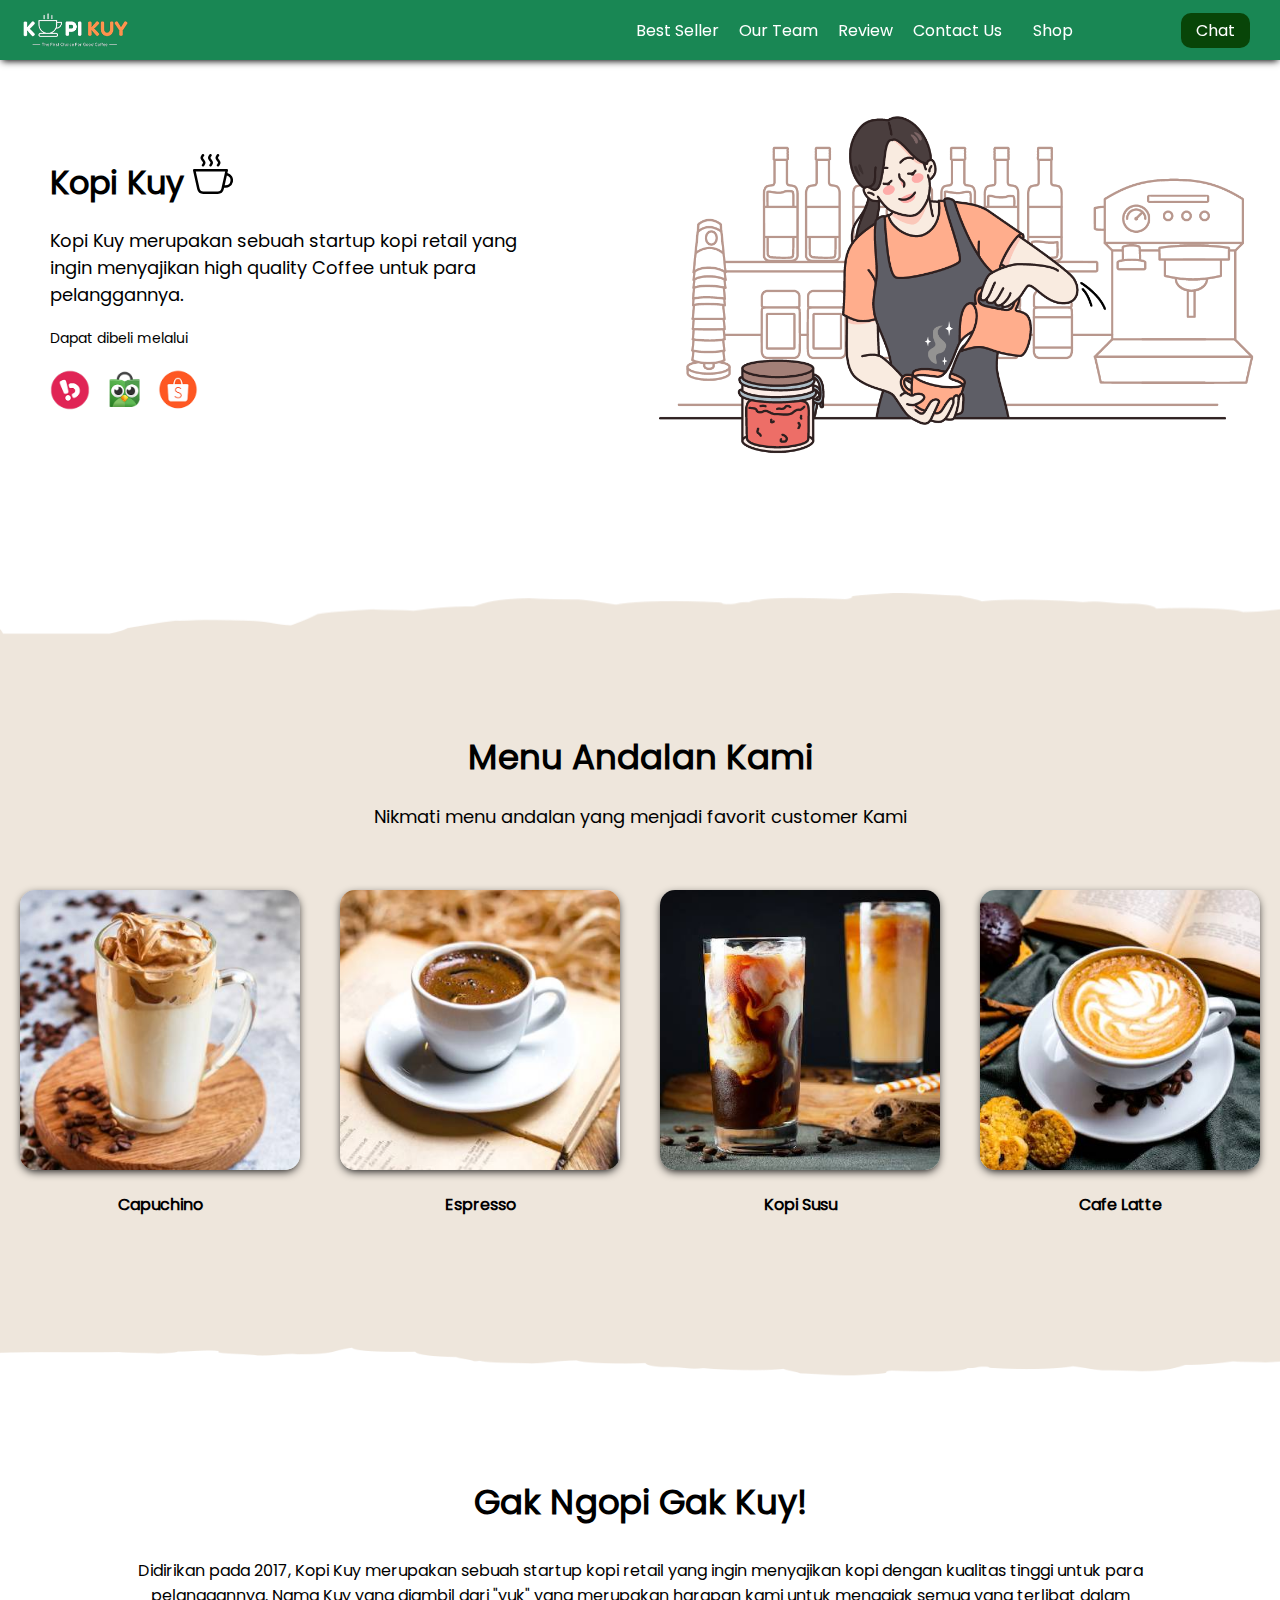
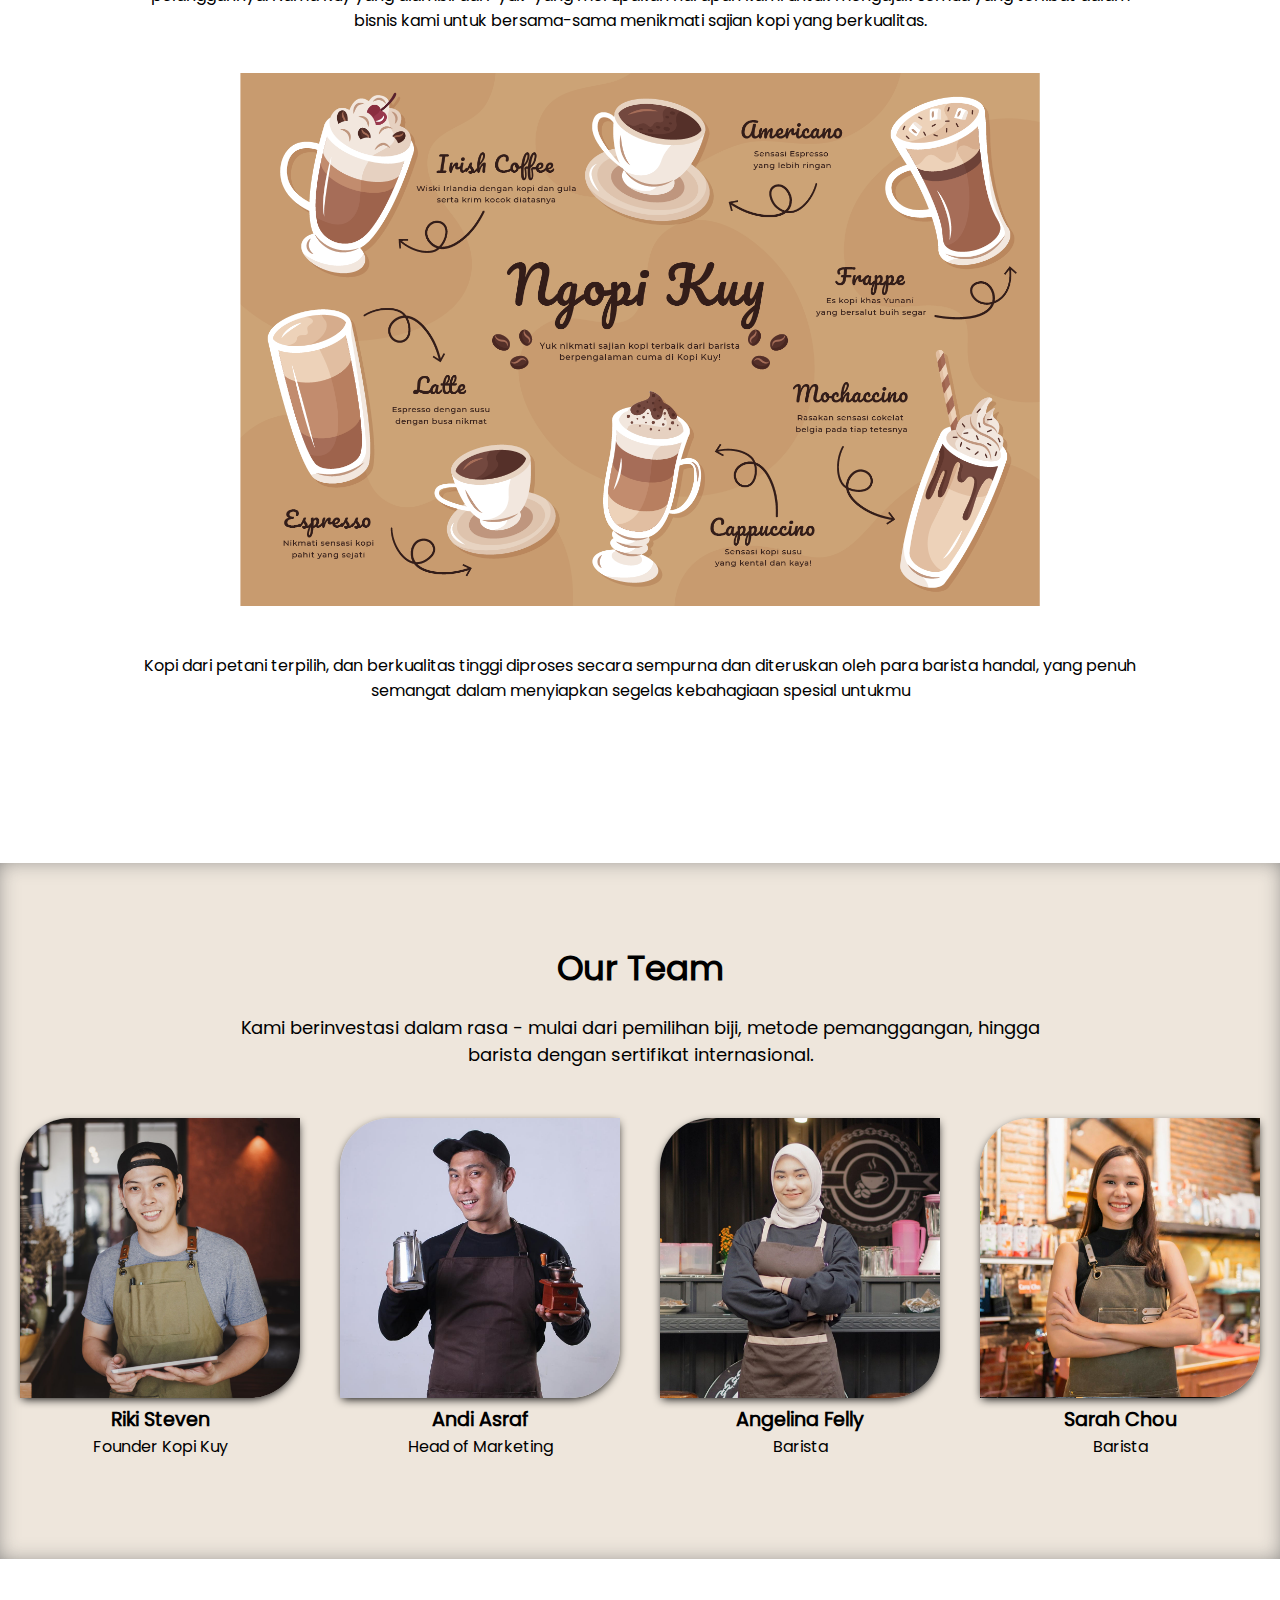
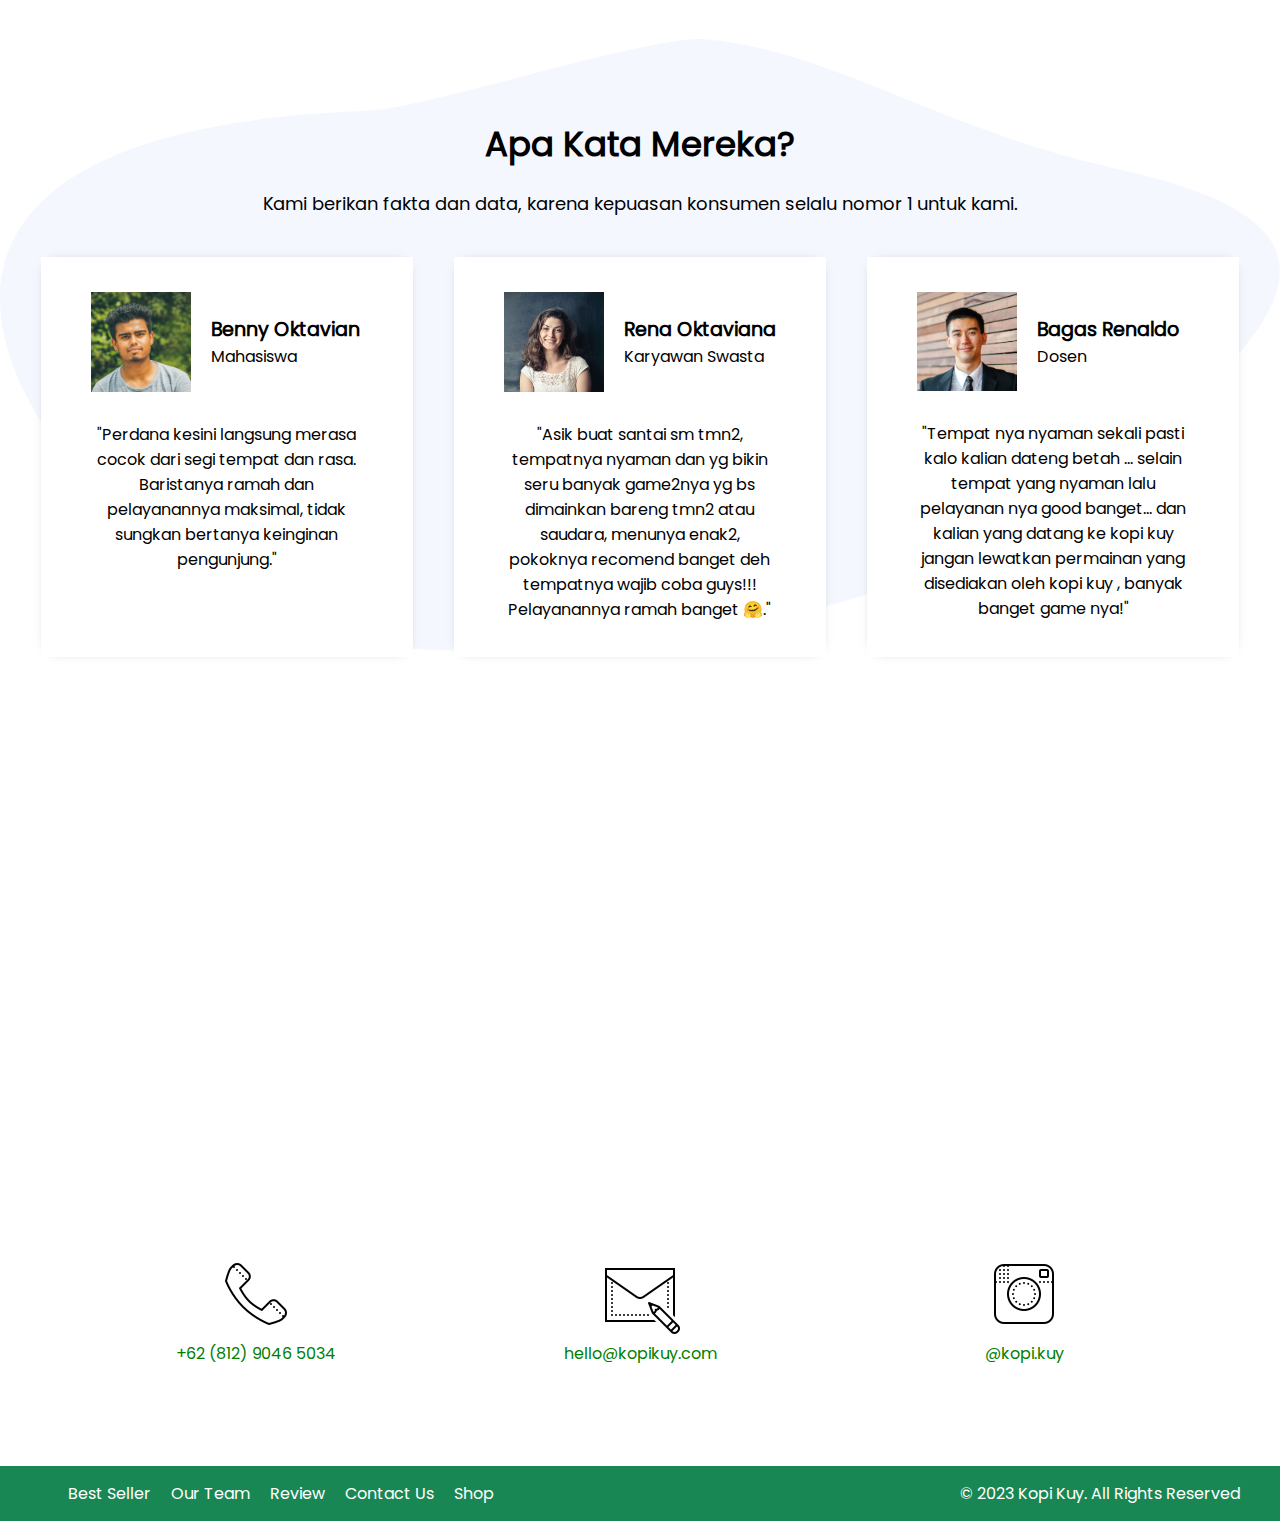
<file: index.html>
<!DOCTYPE html>
<html lang="id">

<head>
    <meta charset="UTF-8">
    <meta http-equiv="X-UA-Compatible" content="IE=edge">
    <meta name="viewport" content="width=device-width, initial-scale=1.0">
    <link rel="shortcut icon" href="images/favicon.ico" type="image/x-icon">
    <title>Website Kopi Kuy</title>
    <link rel="stylesheet" href="css/style.css">
</head>

<body>
    <nav>
        <div class="baris">
            <img class="logo" src="images/logo/logo_kuy.png">
            <div class="navigasi">
                <a href="#best-seller">Best Seller</a>
                <a href="#our-team">Our Team</a>
                <a href="#review">Review</a>
                <a href="#contact-us">Contact Us</a>
            </div>
            <a class="shop" href="produk.html">Shop</a>
            <a class="chat" href="https://wa.me/6281290465033" target="_blank">Chat</a>
        </div>
    </nav>

    <header>
        <div class="baris">
            <div class="col-kiri">
                <h1 class="judul-header">Kopi Kuy <img src="images/icon/icon_kopi.svg"></h1>

                <p class="subjudul-header">Kopi Kuy merupakan sebuah startup kopi retail yang ingin menyajikan high
                    quality Coffee untuk para pelanggannya.</p>
                <p class="dapat-dibeli">Dapat dibeli melalui</p>

                <div class="olshop">
                    <img src="images/logo/logo_bukalapak.png" alt="">
                    <img src="images/logo/logo_tokopedia.png" alt="">
                    <img src="images/logo/logo_shopee.png" alt="">
                </div>
            </div>

            <img class="col-kanan" src="images/header/header1.png">
        </div>
    </header>

    <section id="best-seller" class="best-seller">
        <h2 class="judul-best-seller">Menu Andalan Kami</h2>
        <p class="subjudul-best-seller">Nikmati menu andalan yang menjadi favorit customer Kami</p>

        <div class="baris">
            <div class="col-produk">
                <img src="images/produk/product_capuchino.jpg" alt="">
                <p class="nama-produk">Capuchino</p>
            </div>
            <div class="col-produk">
                <img src="images/produk/product_espresso.jpg" alt="">
                <p class="nama-produk">Espresso</p>
            </div>
            <div class="col-produk">
                <img src="images/produk/product_kopi_susu.jpg" alt="">
                <p class="nama-produk">Kopi Susu</p>
            </div>
            <div class="col-produk">
                <img src="images/produk/product_latte.jpg" alt="">
                <p class="nama-produk">Cafe Latte</p>
            </div>
        </div>
    </section>

    <section id="about-us" class="about-us">
        <h2 class="judul-about-us">Gak Ngopi Gak Kuy!</h2>
        <p class="tentang-about-us">
            Didirikan pada 2017, Kopi Kuy merupakan sebuah startup kopi retail yang ingin menyajikan kopi
            dengan kualitas tinggi
            untuk para pelanggannya. Nama Kuy yang diambil dari "yuk" yang merupakan harapan kami untuk
            mengajak semua yang terlibat dalam bisnis kami untuk bersama-sama menikmati sajian kopi yang
            berkualitas.
        </p>
        <img src="images/aset_kopi_jumbo.png">
        <p class="penjelasan-about-us">
            Kopi dari petani terpilih, dan berkualitas tinggi diproses secara sempurna dan diteruskan
            oleh para barista handal,
            yang penuh semangat dalam menyiapkan segelas kebahagiaan spesial untukmu
        </p>
    </section>

    <section class="our-team" id="our-team">
        <h2 class="judul-team">Our Team</h2>
        <p class="subjudul-team">Kami berinvestasi dalam rasa - mulai dari pemilihan biji, metode pemanggangan,
            hingga barista dengan sertifikat internasional. </p>

        <div class="baris">
            <div class="col-team">
                <img src="images/team/team1.jpg">
                <h3>Riki Steven</h3>
                <p>Founder Kopi Kuy</p>
            </div>
            <div class="col-team">
                <img src="images/team/team2.jpg">
                <h3>Andi Asraf</h3>
                <p>Head of Marketing</p>
            </div>

            <div class="col-team">
                <img src="images/team/team3.jpg">
                <h3>Angelina Felly</h3>
                <p>Barista</p>
            </div>

            <div class="col-team">
                <img src="images/team/team4.jpg">
                <h3>Sarah Chou</h3>
                <p>Barista</p>
            </div>
        </div>
    </section>

    <section id="review" class="review">
        <h2 class="judul-review">Apa Kata Mereka?</h2>

        <p class="subjudul-review">Kami berikan fakta dan data, karena kepuasan konsumen selalu nomor 1 untuk kami.</p>

        <div class="baris">
            <div class="col-review">
                <div class="profile">
                    <img src="images/customer/customer1.jpg">
                    <div class="nama-profile">
                        <h3>Benny Oktavian</h3>
                        <p>Mahasiswa</p>
                    </div>
                </div>
                <p class="testimoni">"Perdana kesini langsung merasa cocok dari segi tempat dan rasa. Baristanya ramah
                    dan pelayanannya maksimal, tidak sungkan bertanya keinginan pengunjung."</p>
            </div>
            <div class="col-review">
                <div class="profile">
                    <img src="images/customer/customer2.jpg">
                    <div class="nama-profile">
                        <h3>Rena Oktaviana</h3>
                        <p>Karyawan Swasta</p>
                    </div>
                </div>
                <p class="testimoni">"Asik buat santai sm tmn2, tempatnya nyaman dan yg bikin seru banyak game2nya yg bs
                    dimainkan bareng tmn2 atau saudara, menunya enak2, pokoknya recomend banget deh
                    tempatnya wajib coba guys!!! Pelayanannya ramah banget 🤗."</p>
            </div>
            <div class="col-review">
                <div class="profile">
                    <img src="images/customer/customer3.jpg">
                    <div class="nama-profile">
                        <h3>Bagas Renaldo</h3>
                        <p>Dosen</p>
                    </div>
                </div>
                <p class="testimoni">"Tempat nya nyaman sekali pasti kalo kalian dateng betah ... selain tempat yang
                    nyaman lalu pelayanan nya good banget... dan kalian yang datang ke kopi kuy jangan
                    lewatkan permainan yang disediakan oleh kopi kuy , banyak banget game nya!"</p>
            </div>
        </div>
    </section>

    <section class="contact-us" id="contact-us">
        <iframe
            src="https://www.google.com/maps/embed?pb=!1m14!1m8!1m3!1d7932.741866032694!2d106.668581!3d-6.214715!3m2!1i1024!2i768!4f13.1!3m3!1m2!1s0x2e69f9912c7f297b%3A0xe5a3a671dae861ab!2sKopi%20kuy!5e0!3m2!1sid!2sid!4v1680617229460!5m2!1sid!2sid"
            width="100%" height="300" style="border:0;" allowfullscreen="" loading="lazy"
            referrerpolicy="no-referrer-when-downgrade"></iframe>
        <div class="baris">
            <div class="col-kontak">
                <img src="images/icon/icon_phone.png">
                <p>+62 (812) 9046 5034</p>
            </div>
            <div class="col-kontak">
                <img src="images/icon/icon_mail.png">
                <p>hello@kopikuy.com</p>
            </div>
            <div class="col-kontak">
                <img src="images/icon/icon_instagram.png">
                <a href="https://instagram.com" role="button">
                    <p>@kopi.kuy</p>
                </a>
            </div>
        </div>
    </section>

    <footer>
        <div class="baris">
            <div class="navigasi">
                <a href="#best-seller">Best Seller</a>
                <a href="#our-team">Our Team</a>
                <a href="#review">Review</a>
                <a href="#contact-us">Contact Us</a>
                <a href="produk.html">Shop</a>
            </div>
            <p class="copyright">© 2023 Kopi Kuy. All Rights Reserved</p>
        </div>
    </footer>



</body>

</html>
</file>
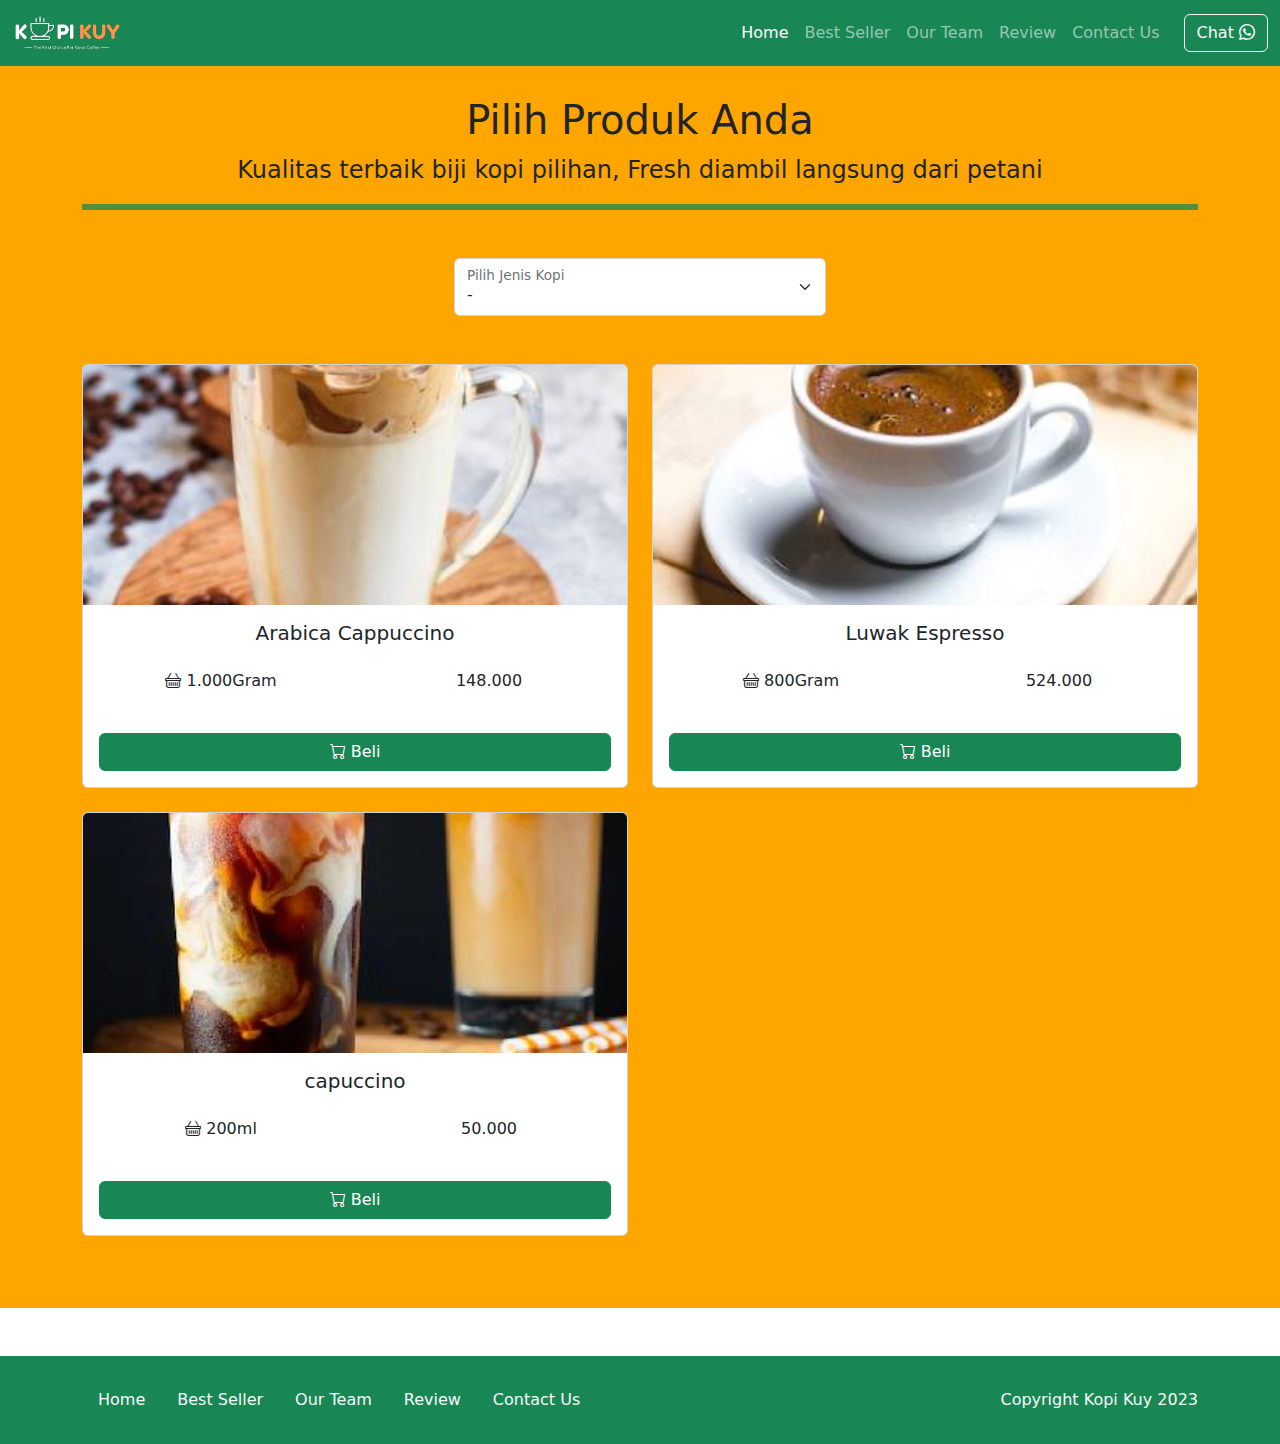
<file: produk.html>
<!DOCTYPE html>
<html lang="id">

<head>
    <meta charset="UTF-8">
    <meta http-equiv="X-UA-Compatible" content="IE=edge">
    <meta name="viewport" content="width=device-width, initial-scale=1.0">
    <link rel="shortcut icon" href="images/favicon/favicon.ico" type="image/x-icon">
    <title>Produk</title>
    <link rel="shortcut icon" href="images/favicon.ico" type="image/x-icon">
    <link rel="stylesheet" href="vendor/bootstrap/bootstrap.min.css">
    <link rel="stylesheet" href="vendor/bootstrap/bootstrap-icons.css">
    <script src="vendor/bootstrap/bootstrap.bundle.min.js"></script>
    <style>
        section {
            min-height: 90vh;
        }
        section {
           background-color:orange;
        }
        .card img {
            height: 240px;
            object-fit: cover;
        }
    </style>
    <script src="js/jquery-3.6.3.min.js"></script>
</head>

<body>
</body>
  </body>
    <!-- Tulis Kode Bootstrap Di Bawah Sini -->

  <nav class="navbar navbar-expand-lg bg-success navbar-dark w-100 fixed-top">
        <div class="container-fluid">
            <a class="navbar-brand" href="#">
                <img class="logo" src="images/logo/logo_kuy.png" height="40">
            </a>
            <button class="navbar-toggler" type="button" data-bs-toggle="collapse"
                data-bs-target="#navbarSupportedContent" aria-controls="navbarSupportedContent" aria-expanded="false"
                aria-label="Toggle navigation">
                <span class="navbar-toggler-icon"></span>
            </button>
            <div class="collapse navbar-collapse" id="navbarSupportedContent">
                <ul class="navbar-nav ms-auto me-3 mb-2 mb-lg-0">
                    <li class="nav-item">
                        <a class="nav-link active" aria-current="page" href="index.html">Home</a>
                    </li>
                    <li class="nav-item">
                        <a class="nav-link" href="index.html#best-seller">Best Seller</a>
                    </li>
                    <li class="nav-item">
                        <a class="nav-link" href="index.html#our-team">Our Team</a>
                    </li>
                    <li class="nav-item">
                        <a class="nav-link" href="index.html#review">Review</a>
                    </li>
                    <li class="nav-item">
                        <a class="nav-link" href="index.html#contact-us">Contact Us</a>
                    </li>
                </ul>
                <a class="btn btn-outline-light" href="https://wa.me/6281290465034" target="_blank">Chat <i
                        class="bi bi-whatsapp"></i></a>

            </div>
        </div>
    </nav>
    

<section class="produk">
        <div class="container my-5 py-5 text-center">
            <h1>Pilih Produk Anda</h1>
            <p class="fs-4">Kualitas terbaik biji kopi pilihan, Fresh diambil langsung dari petani</p>
            <hr class="border border-success border-3 opacity-75">


            <div class="form-floating my-5 col-md-4 mx-auto">
                <select class="form-select" id="select_kopi">
                    <option selected disabled>-</option>
                    <option value="arabica">Arabica</option>
                    <option value="robusta">Robusta</option>
                    <option value="starbuck">Starbuck</option>
                </select>
                <label for="select_kopi">Pilih Jenis Kopi</label>
            </div>


            <div id="baris_produk" class="row">

                <div class="col-md-6 mb-4">
                    <div class="card">
                        <img src="images/produk/product_capuchino.jpg" class="card-img-top" alt="...">
                        <div class="card-body">
                            <h5 class="card-title">Arabica Cappuccino</h5>
                            <div style="min-height:40px" class="row my-4">
                                <div class="col">
                                    <i class="bi bi-basket"></i> 1.000Gram
                                </div>
                                <div class="col">
                                    148.000
                                </div>
                            </div>
                            <a href="#" class="btn btn-success w-100"><i class="bi bi-cart"></i> Beli</a>
                        </div>
                    </div>
                </div>

                <div class="col-md-6 mb-4">
                    <div class="card">
                        <img src="images/produk/product_espresso.jpg" class="card-img-top" alt="...">
                        <div class="card-body">
                            <h5 class="card-title">Luwak Espresso</h5>
                            <div style="min-height:40px" class="row my-4">
                                <div class="col">
                                    <i class="bi bi-basket"></i> 800Gram
                                </div>
                                <div class="col">
                                    524.000
                                </div>
                            </div>
                            <a href="#" class="btn btn-success w-100"><i class="bi bi-cart"></i> Beli</a>
                        </div>
                    </div>
                </div>
                
                <div class="col-md-6 mb-4">
                    <div class="card">
                        <img src="images/produk/product_kopi_susu.jpg" class="card-img-top" alt="...">
                        <div class="card-body">
                            <h5 class="card-title">capuccino</h5>
                            <div style="min-height:40px" class="row my-4">
                                <div class="col">
                                    <i class="bi bi-basket"></i> 200ml
                                </div>
                                <div class="col">
                                     50.000
                                </div>
                            </div>
                            <a href="#" class="btn btn-success w-100"><i class="bi bi-cart"></i> Beli</a>
                        </div>
                    </div>
                </div>
              </div>
          </div>
        </section>

    <footer class="bg-success py-4">
        <div class="container">
            <div class="row align-items-center">
                <div class="col-md-8">
                    <ul class="nav">
                        <li class="nav-item">
                            <a class="nav-link link-light active" aria-current="page" href="index.html">Home</a>
                        </li>
                        <li class="nav-item">
                            <a class="nav-link link-light" href="index.html#best-seller">Best Seller</a>
                        </li>
                        <li class="nav-item">
                            <a class="nav-link link-light" href="index.html#our-team">Our Team</a>
                        </li>
                        <li class="nav-item">
                            <a class="nav-link link-light" href="index.html#review">Review</a>
                        </li>
                        <li class="nav-item">
                            <a class="nav-link link-light" href="index.html#contact-us">Contact Us</a>
                        </li>
                    </ul>
                </div>
                <div class="col-md-4 text-light text-end">
                    Copyright Kopi Kuy 2023
                </div>
            </div>
        </div>
    </footer>
    
    
    <script>
        /* Tulis Javascrip Di bawah Sini*/
        
        var sumber2 = "data.json"

        select_kopi.onchange = function () {
            var pilihan = select_kopi.value
            var template = ""

            $.getJSON(sumber2).then(function (data) {
                var data_kopi = data[pilihan]

                data_kopi.forEach(item => {

                    template += `<div class="col-md-6 mb-4">
                    <div class="card">
                        <img src="${item.foto}" class="card-img-top" alt="...">
                        <div class="card-body">
                            <h5 class="card-title">${item.nama}</h5>
                            <div class="row my-4">
                                <div class="col">
                                    <i class="bi bi-basket"></i> ${item.size}
                                </div>
                                <div class="col">
                                    ${item.harga}
                                </div>
                            </div>
                            <a href="#" class="btn btn-success w-100"><i class="bi bi-cart"></i> Beli</a>
                        </div>
                    </div>
                </div>`

                })
                baris_produk.innerHTML = template

                console.log(data_kopi)




            })



        }
   
   
   
    </script>
</body>
</file>
<file: css/style.css>
/* Pengaturan Global */

/* Mendaftarkan font ke dalam CSS, dan memberi nama family */
@font-face {
   font-family: 'Poppins';
   src: url(../fonts/poppins.woff2);
}

* {
   box-sizing: border-box;
   margin: 0;
   padding: 0;
}

html {
   /* agar scroll ketika klik pada navigasi menjadi halus */
   scroll-behavior: smooth;
}

body {
   /* mendaftarkan semua teks pada body menjadi family Poppins */
   font-family: 'Poppins';
}

a {
   /* menghilangkan garis bawah pada link */
   text-decoration: none;

   /* menghilangkan warna bawaan pada link */
   color: unset;
}

h2 {
   /* mengatur ukuran huruf ke 34 pixel */
   font-size: 34px;
}

h3 {
   /* mengatur ukuran huruf ke 1.2rem */
   font-size: 1.2rem;
}

h1,
h2,
h3 {
   /* mengatur tebal huruf */
   font-weight: bold;
}

img {
   /* 
      mengatur agar semua elemen img memiliki panjang maksimal 100% agar
      tidak besar gambar tidak melebihi layar ataupun pembungkus
   */
   max-width: 100%;
}

/* Navigasi */

nav {
   /* background-color mengatur warna latar belakang */
   background-color: red;

   /* penulisan 2 background-color seperti ini akan mengabaikan penulisan sebelumnya */
   background-color: #198754;

   /* box-shadow membuat efek bayangan */
   box-shadow: 0 3px 7px -2px #000;

   /* width mengatur panjang elemen */
   width: 100%;
   padding-top: 10px;
   padding-bottom: 10px;

   /* position mengatur posisi elemen, static untuk biasa, fixed untuk efek menempel */
   position: fixed;

   /* Nilai z-index semakin besar, maka elemen akan semakin di depan */
   z-index: 500;
}

/* 
   PERHATIKAN bahwa dalam mengatur elemen, nama elemen langsung ditulis
   sedangkan untuk mengatur class, dibutuhkan tanda titik (.) terlebih dulu
   img {} berarti elemen dengan tag img, 
   sedangkan .img artinya elemen dengan kelas img   
*/

.baris {
   /* 
      display: flex memiliki pengaturan yang dapat mengatur agar elemen
      di dalamnya memiliki ukuran yang fleksibel
   */
   display: flex;

   /* 
      align-items: center mengatur elemen di dalamnya rata tengah vertikal
   */
   align-items: center;

   /* 
      justify-content: center mengatur elemen di dalamnya rata tengah horizontal
   */
   justify-content: center;

   /* 
      flex-wrap: wrap mengatur agar jika panjang elemen berlebih, maka elemen
      akan otomatis diletakan di baris baru
   */
   flex-wrap: wrap;
}

section {
   /* text-align mengatur rata tulisan, bisa bernilai: left, right, center, justify */
   text-align: center;
}

.logo {
   /* height mengatur tinggi elemen */
   height: 40px;
   margin-left: 20px;
}

.navigasi {
   margin-left: auto;
   margin-right: 15px;
}

.navigasi a,
.shop {
   color: #fff;
   padding-left: 8px;
   padding-right: 8px;
}

.shop {
   margin-right: 100px;
}

.chat {
   margin-right: 30px;
   background-color: rgb(8, 69, 8);
   color: #fff;
   padding-top: 5px;
   padding-right: 15px;
   padding-bottom: 5px;
   padding-left: 15px;
   border-radius: 10px;
}


/* HEADER */


header,
section {
   /*
    padding mengatur jarak ke dalam
    pada padding dan margin ditambahkan top / right / bottom / top 
    untuk mengatur jarak masing-masing 
   */
   padding-top: 80px;
   padding-bottom: 80px;

   /* margin mengatur jarak ke luar */
   margin-bottom: 80px;
}

/* penulisan CSS dapat digabung dengan beberapa elemen */
.col-kiri,
.col-kanan {
   /* width mengatur panjang elemen. 50% artinya setengah ukuran pembungkus */
   width: 50%;
}

.col-kiri {
   padding-left: 50px;
   padding-right: 120px;
}

.judul-header {
   margin-bottom: 20px;
}

.subjudul-header {
   /* font-size digunakan untuk mengatur ukuran huruf */
   font-size: 18px;
}

.dapat-dibeli {
   margin-top: 20px;
   margin-bottom: 20px;
   font-size: 14px;
}

.olshop img {
   width: 40px;

   /* height digunakan untuk mengatur tinggi elemen */
   height: auto;
   margin-right: 10px;
}

/* Best Seller */

.best-seller {
   position: relative;

   /* background-color mengatur warna latar belakang elemen */
   background-color: #EEE6DC;
}

/* 
terkait position, after, dan before memerlukan pemahaman mendalam
terkait layout pada CSS untuk dapat memahami secara penuh 
*/

.best-seller::before,
.best-seller::after {
   position: absolute;
   content: "";
   width: 100%;
   height: 76px;

   /* background-image untuk menambahkan gambar sebagai background */
   background-image: url(../images/garis-atas.png);

   /*background-size agar gambar latar menyesuaikan tinggi / panjang elemen */
   background-size: cover;

   top: -60px;
   left: 0;
}

.best-seller::after {
   height: 60px;
   background-image: url(../images/garis-bawah.png);
   top: unset;
   bottom: -60px;
}

.judul-best-seller {
   margin-bottom: 20px;
}

.subjudul-best-seller {
   font-size: 18px;
   margin-bottom: 40px;
}

.col-produk {
   /* 
      Penulisan padding dan margin seperti padding:20px ini penulisan singkat 
      yang berarti top, right, bottom, left nilainya sama, yaitu 20px 
   */
   padding: 20px;
   width: 25%;
}

.col-produk img {
   /* transition membuat animasi transisi dari perubahan style, 0.3s berarti 0.3 detik */
   transition: all 0.3s ease;

   /* border-radius  Membuat sudut membulat */
   border-radius: 15px;

   /* box-shadow membuat efek bayangan */
   box-shadow: 0 3px 10px -2px #000;
}

/* :hover akan dijalankan saat mouse ada di atas elemen */
.col-produk img:hover {

   /* membuat transformasi, bisa berupa scale(1.05), rotate(180deg), translateY(-50px), dsb */
   transform: scale(0.9);
   border-radius: 50%;
}

.nama-produk {
   margin-top: 15px;
   font-weight: bold;
}

/* About US */

.about-us {
   /* max-width: 80%; mengatur panjang maksimal elemen tidak boleh melebihi 80% layar */
   max-width: 80%;

   /* margin-left dan margin-right auto akan membuat posisi elemen berada di tengah */
   margin-left: auto;
   margin-right: auto;
}

.judul-about-us {
   margin-bottom: 30px;
}

/* 
   penulisan .about-us img {} berarti mengatur elemen img 
   yang ada di dalam elemen dengan kelas about-us 
   harap perhatikan .about-us dan image dipisahkan spasi
   penulisan class diawali titik (.) penulisan elemen tidak
*/
.about-us img {
   /* 
      Penulisan width: 800px dan max-width: 100% mengatur agar
      elemen memiliki panjang 800px namun tidak boleh melebihi 100% ukuran layar
   */
   width: 800px;
   max-width: 100%;
}

.tentang-about-us {
   margin-bottom: 40px;
}

.penjelasan-about-us {
   margin-top: 40px;
}

/* OUR TEAM */

.our-team {
   background-color: #EEE6DC;
   box-shadow: inset 0px 0px 23px -6px #707070;
}

.judul-team {
   margin-bottom: 20px;
}

.subjudul-team {
   margin-bottom: 30px;
   font-size: 18px;
   width: 800px;
   max-width: 90%;
   margin-left: auto;
   margin-right: auto;
}

.col-team {
   width: 25%;
   padding: 20px;
}

.col-team img {
   box-shadow: 0 3px 10px -2px #000;
   border-radius: 50px 0px 50px 0px;
}


/* REVIEW */

.review {
   background-image: url(../images/bg-review.svg);
   /* 
      background-size: contain;
      membuat gambar latar belakang tidak terpotong
   */
   background-size: contain;

   /* 
      background-repeat: no-repeat;
      membuat gambar latar belakang tidak diulang (duplikat)
   */
   background-repeat: no-repeat;
   padding-left: 20px;
   padding-right: 20px;
}

.judul-review {
   margin-bottom: 20px;
}

.subjudul-review {
   margin-bottom: 40px;
   font-size: 18px;
}

.review .baris {
   justify-content: space-around;
   /* align-items: stretch; membuat tinggi elemen di dalam .review .baris seragam */
   align-items: stretch;
}

.col-review {
   width: 30%;
   padding: 35px 50px;
   box-shadow: 0px 0px 12px -10px #000;
   background-color: #fff;
}

.profile {
   display: flex;
   margin-bottom: 30px;
   align-items: center;
}

/* mengatur elemen img yang ada di dalam class(.) profile */
.profile img {
   width: 100px;
   margin-right: 20px;
}

.profile .nama-profile {
   text-align: left;
}

/* CONTACT US */
.contact-us {
   margin-bottom: 20px;
}

.col-kontak {
   width: 30%;
   margin-top: 50px;
   /* color mengatur warna tulisan */
   color: green;
}

/* FOOTER */

footer {
   background-color: #198754;
   padding-top: 15px;
   padding-bottom: 15px;
   color: #fff;
   padding-right: 40px;
   padding-left: 40px;
}

footer .navigasi {
   margin-left: 20px;
   margin-right: auto;
}

/* UNTUK RESPONSIF DI BAWAH */

@media (max-width:768px) {

   .navigasi {

      display: none
   }

   .shop {
      margin-right: 20px;
   }

   .logo {
      margin-right: auto;
   }

   .col-kiri {
      padding: 20px;
      text-align: center;
      width: 100%;
   }

   .col-kanan {
      width: 100%;
   }

   .best-seller {
      padding-left: 30px;
      padding-right: 30px;
   }

   .col-produk {
      width: 50%;
   }

   .col-team {
      width: 50%;
   }

   .review {
      background-size: cover;
   }

   .col-review {
      width: 100%;
      margin-bottom: 30px;
   }

   .col-kontak {
      width: 50%;
   }

}
</file>
